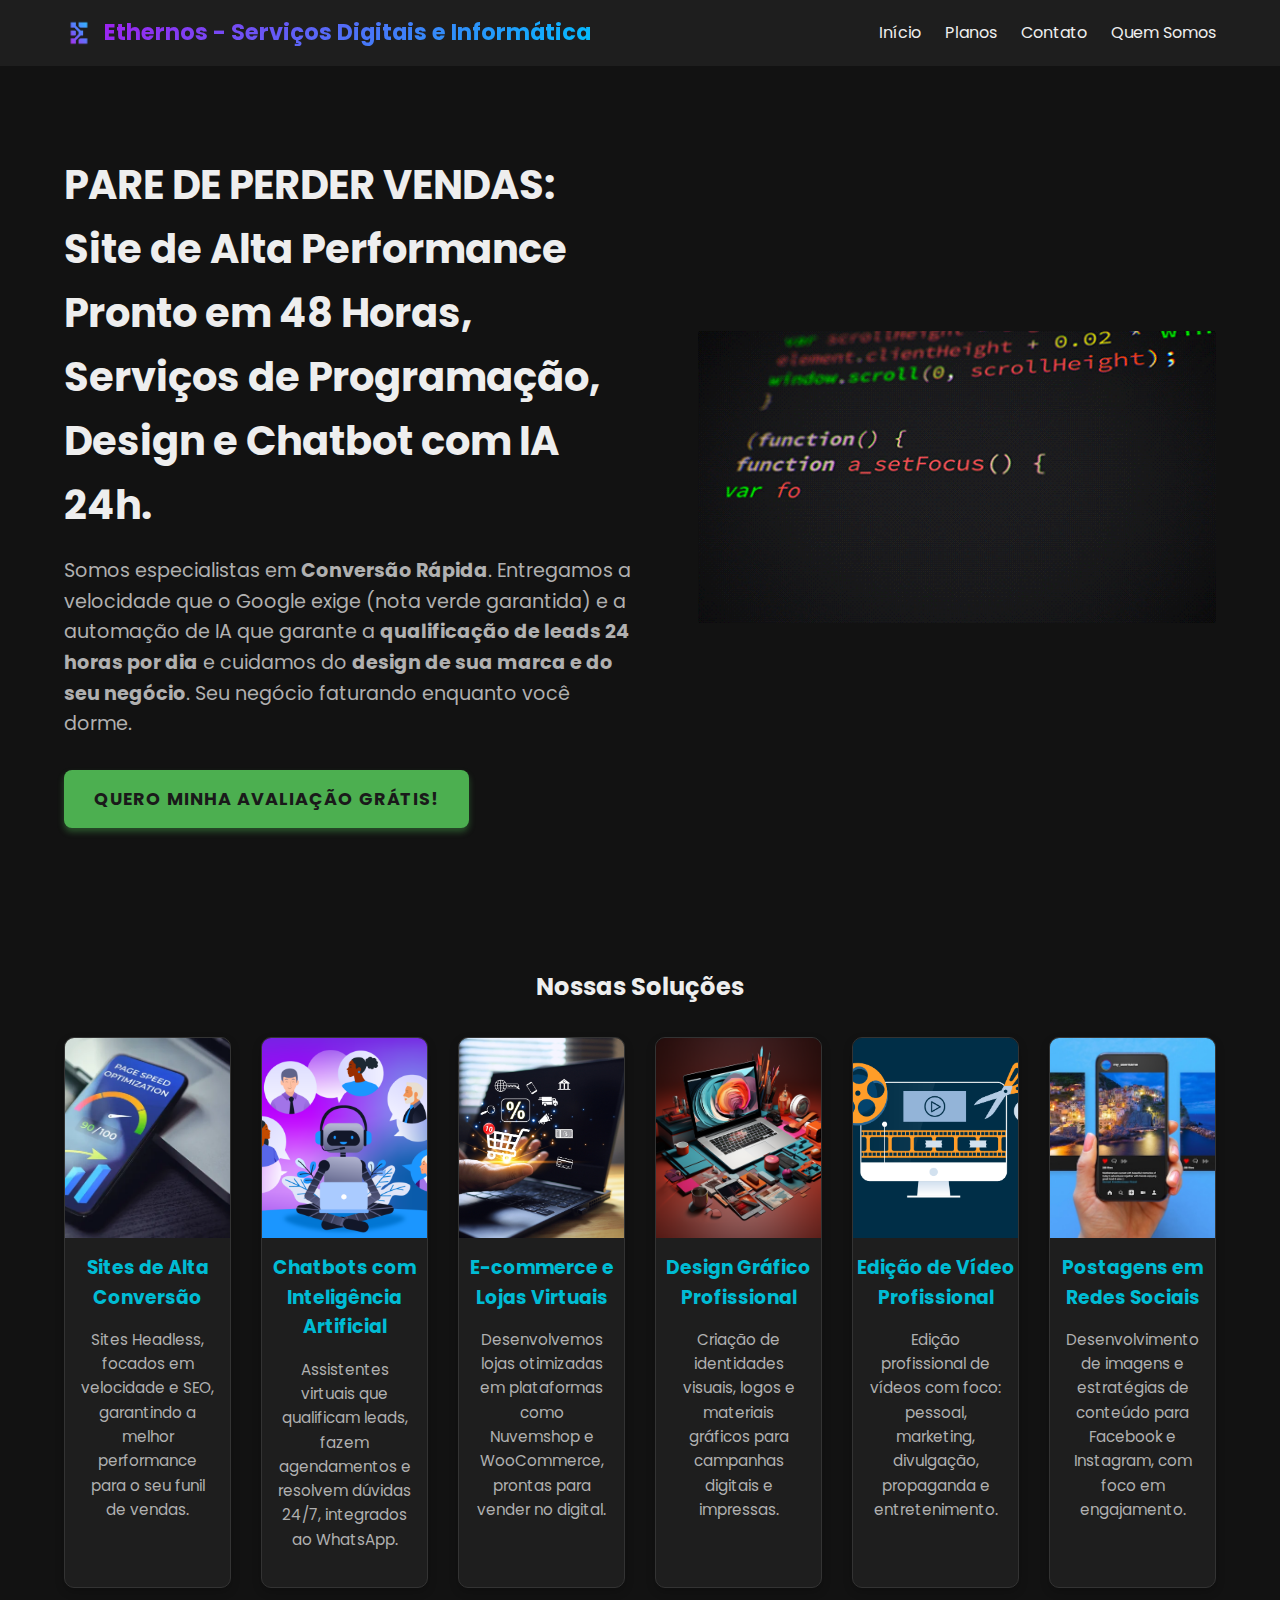
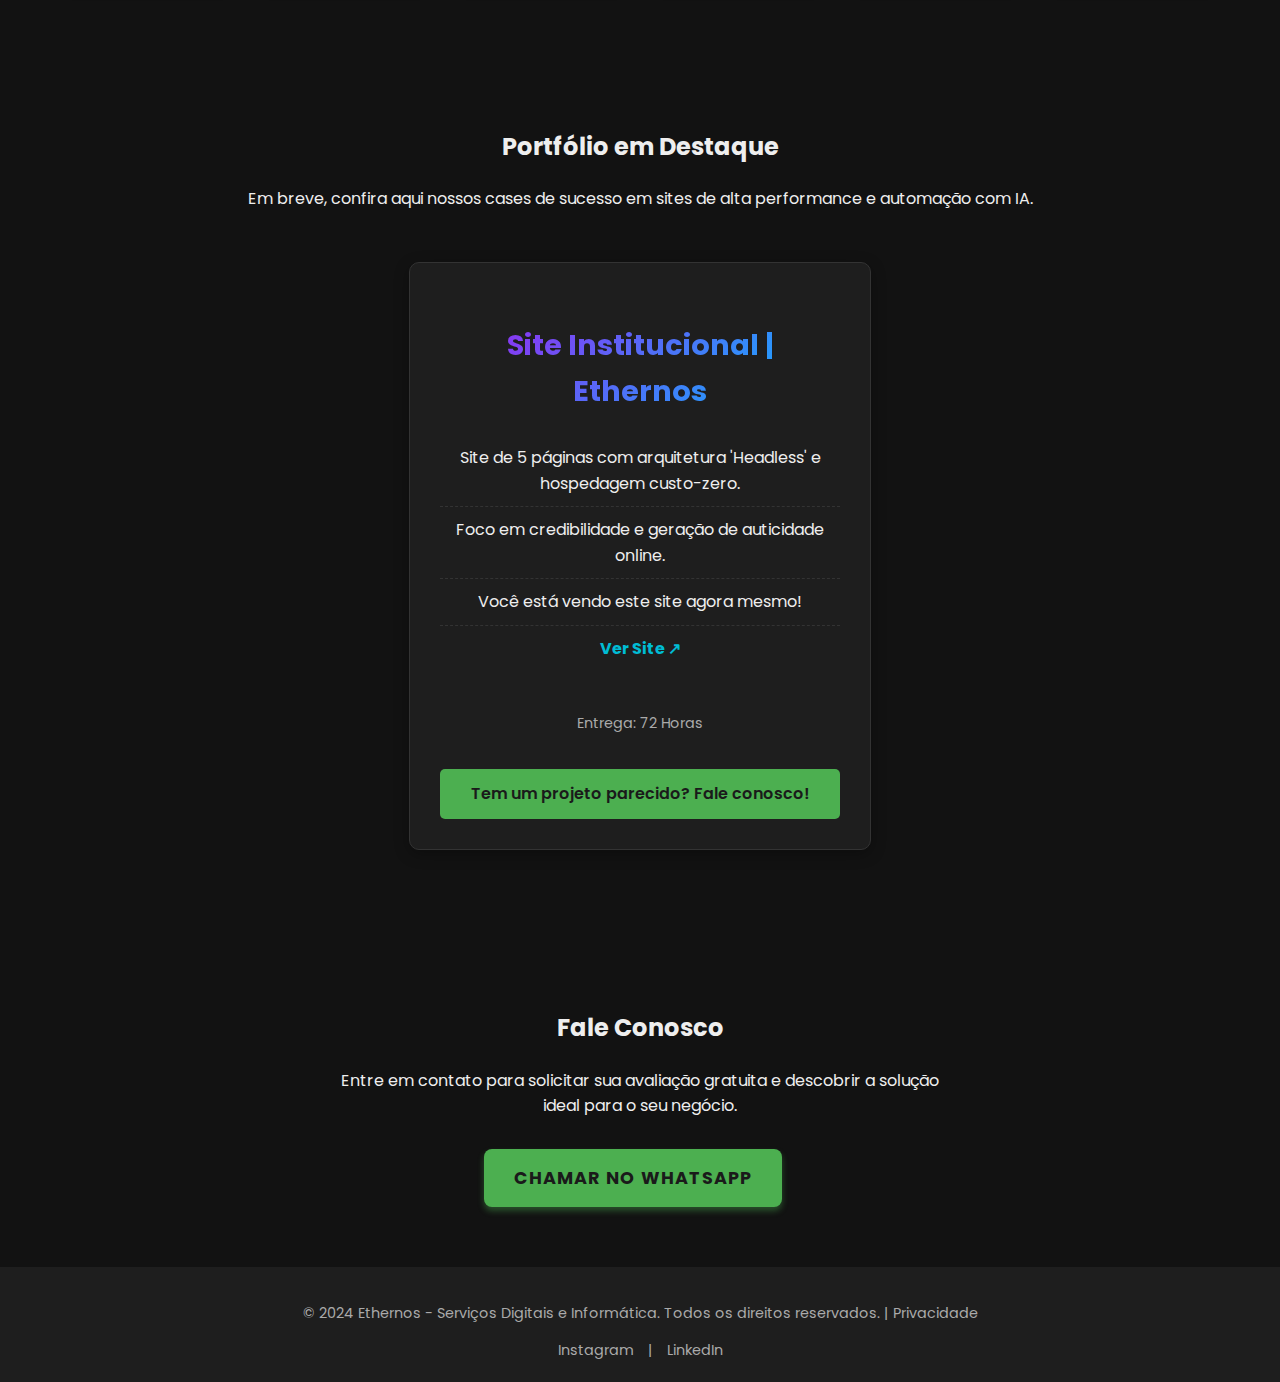
<file: index.html>
<!DOCTYPE html>
<html lang="pt-br">
<head>
    <meta charset="UTF-8">
    <meta name="viewport" content="width=device-width, initial-scale=1.0">
    <title>Ethernos - Serviços Digitais 24h</title>
    <meta name="description" content="Somos especialistas em velocidade e automação para alavancar suas vendas no digital.">
    
    <link rel="icon" type="image/png" href="assets/images/ethernos-logo-gradiente.png"> 

    <meta property="og:title" content="Ethernos - Sites de Alta Performance, Designs e Chatbots com IA 24h">
    <meta property="og:description" content="Somos especialistas em velocidade e automação para alavancar e automatizar suas vendas no digital.">
    <meta property="og:image" content="https://ethernos.pages.dev/assets/images/ethernos-logo-quadrada-og.png"> 
    <meta property="og:url" content="https://ethernos.pages.dev/index.html"> 
    <meta property="og:type" content="website">
    <meta property="og:site_name" content="Ethernos">
    <meta name="twitter:card" content="summary_large_image">
    <meta name="twitter:image" content="https://ethernos.pages.dev/assets/images/ethernos-logo-quadrada-og.png">
    
    <link rel="stylesheet" href="assets/styles.css">
    
    <link href="https://fonts.googleapis.com/css2?family=Poppins:wght@400;600;700&display=swap" rel="stylesheet">
    <link rel="stylesheet" href="https://cdnjs.cloudflare.com/ajax/libs/font-awesome/6.5.1/css/all.min.css">
</head>
<body>

    <header class="main-header">
        <div class="logo">
            <a href="index.html">
                <img src="assets/images/ethernos-logo-gradiente.png" alt="Logo Ethernos" class="logo-img">
                <span class="logo-text">Ethernos - Serviços Digitais e Informática</span>
            </a>
        </div>
        
        <nav class="desktop-nav" id="main-nav">
            <a href="index.html">Início</a>
            <a href="planos.html">Planos</a>
            <a href="#contato">Contato</a>
            <a href="quem-somos.html">Quem Somos</a>
        </nav>
        <button class="mobile-menu-toggle" aria-label="Abrir Menu">☰</button>
    </header>

    <main>
        
        <section class="hero-section">
            <div class="hero-content">
                 <h1>PARE DE PERDER VENDAS: Site de Alta Performance Pronto em 48 Horas, Serviços de Programação, Design e Chatbot com IA 24h.</h1>
                 <p>Somos especialistas em <b>Conversão Rápida</b>. Entregamos a velocidade que o Google exige (nota verde garantida) e a automação de IA que garante a <b>qualificação de leads 24 horas por dia</b> e cuidamos do <b>design de sua marca e do seu negócio</b>. Seu negócio faturando enquanto você dorme.</p>

                <a href="https://wa.me/5583993617610?text=Ol%C3%A1%2C%20gostaria%20de%20solicitar%20minha%20avalia%C3%A7%C3%A3o%20gr%C3%A1tis%20em%2015%20minutos!" target="_blank" class="cta-main desktop-only">
                    QUERO MINHA AVALIAÇÃO GRÁTIS!
                </a>
                
                <a href="https://wa.me/5583993617610?text=Ol%C3%A1%2C%20gostaria%20de%20solicitar%20minha%20avalia%C3%A7%C3%A3o%20gr%C3%A1tis%20em%2015%20minutos!" target="_blank" class="cta-main mobile-only">
                    AVALIAÇÃO GRÁTIS!
                </a>
            </div>
            <div class="hero-image-placeholder">
                <img src="assets/images/programacao-animada.gif" alt="Código de programação em alta velocidade" class="hero-gif">
            </div>
        </section>

        <section class="solutions-section">
            <h2>Nossas Soluções</h2>
            <div class="solutions-grid">
                
                <div class="solution-card">
                    <div class="solution-image">
                        <img src="assets/images/site-performance.jpg" alt="Sites de Alta Conversão">
                    </div>
                    <h3>Sites de Alta Conversão</h3>
                    <p>Sites Headless, focados em velocidade e SEO, garantindo a melhor performance para o seu funil de vendas.</p>
                </div>
                
                <div class="solution-card">
                    <div class="solution-image">
                        <img src="assets/images/chatbot-ia.jpg" alt="Chatbots com Inteligência Artificial">
                    </div>
                    <h3>Chatbots com Inteligência Artificial</h3>
                    <p>Assistentes virtuais que qualificam leads, fazem agendamentos e resolvem dúvidas 24/7, integrados ao WhatsApp.</p>
                </div>
                
                <div class="solution-card">
                    <div class="solution-image">
                        <img src="assets/images/e-commerce-vendas.jpg" alt="E-commerce e Lojas Virtuais">
                    </div>
                    <h3>E-commerce e Lojas Virtuais</h3>
                    <p>Desenvolvemos lojas otimizadas em plataformas como Nuvemshop e WooCommerce, prontas para vender no digital.</p>
                </div>
                
                <div class="solution-card">
                    <div class="solution-image">
                        <img src="assets/images/design-grafico.jpg" alt="Design Gráfico Profissional">
                    </div>
                    <h3>Design Gráfico Profissional</h3>
                    <p>Criação de identidades visuais, logos e materiais gráficos para campanhas digitais e impressas.</p>
                </div>

                <div class="solution-card">
                    <div class="solution-image">
                        <img src="assets/images/editorvideo.jpg" alt="Edição de Vídeo">
                    </div>
                    <h3>Edição de Vídeo Profissional</h3>
                    <p>Edição profissional de vídeos com foco: pessoal, marketing, divulgação, propaganda e entretenimento.</p>
                </div>
                
                <div class="solution-card">
                    <div class="solution-image">
                        <img src="assets/images/postagens-redesocial.jpg" alt="Postagens em Redes Sociais (Social Media)">
                    </div>
                    <h3>Postagens em Redes Sociais</h3>
                    <p>Desenvolvimento de imagens e estratégias de conteúdo para Facebook e Instagram, com foco em engajamento.</p>
                </div>
                
            </div>
        </section>

        <section class="portfolio-section">
            <h2>Portfólio em Destaque</h2>
            <p>Em breve, confira aqui nossos cases de sucesso em sites de alta performance e automação com IA.</p>
            
            <div class="plans-grid portfolio-single-card-container">
                 <div class="plan-card" style="max-width: 400px; margin: 20px auto;">
                     <div class="plan-header">
                         <h3>Site Institucional | Ethernos </h3>
                     </div>
                     <ul class="features-list" style="text-align: center;">
                         <li>Site de 5 páginas com arquitetura 'Headless' e hospedagem custo-zero.</li>
                         <li>Foco em credibilidade e geração de auticidade online.</li>
                         <li>Você está vendo este site agora mesmo!</li>
                         <li><a href="#" style="color: var(--secondary-color); font-weight: bold;">Ver Site ↗</a></li>
                     </ul>
                     <p style="font-size: 0.9em; margin-top: 10px; color: #aaa;">Entrega: 72 Horas</p>
                     <a href="https://wa.me/5583993617610?text=Ol%C3%A1%2C%20tenho%20um%20projeto%20parecido%20com%20o%20da%20Startup!" class="cta-plan">Tem um projeto parecido? Fale conosco!</a>
                 </div>
            </div>
            
        </section>
        
        <section class="contact-section" id="contato">
            <h2>Fale Conosco</h2>
            <p>Entre em contato para solicitar sua avaliação gratuita e descobrir a solução ideal para o seu negócio.</p>
            <a href="https://wa.me/5583993617610?text=Ol%C3%A1%2C%20gostaria%20de%20falar%20sobre%20os%20servi%C3%A7os%20da%20Ethernos" target="_blank" class="cta-main cta-whatsapp">
                CHAMAR NO WHATSAPP
            </a>
        </section>

    </main>
    
    <a href="https://wa.me/5583993617610?text=Ol%C3%A1%2C%20gostaria%20de%20falar%20sobre%20os%20servi%C3%A7os%20da%20Ethernos" target="_blank" class="cta-mobile-fixed">
        <i class="fab fa-whatsapp"></i> FALE CONOSCO
    </a>
    
    <footer class="main-footer">
        <p>&copy; 2024 Ethernos - Serviços Digitais e Informática. Todos os direitos reservados. | Privacidade</p>
        <div class="social-links">
            <a href="[LINK_INSTAGRAM]">Instagram</a> | <a href="[LINK_LINKEDIN]">LinkedIn</a>
        </div>
    </footer>
    
    <script src="assets/script.js"></script> 
</body>
</html>
</file>
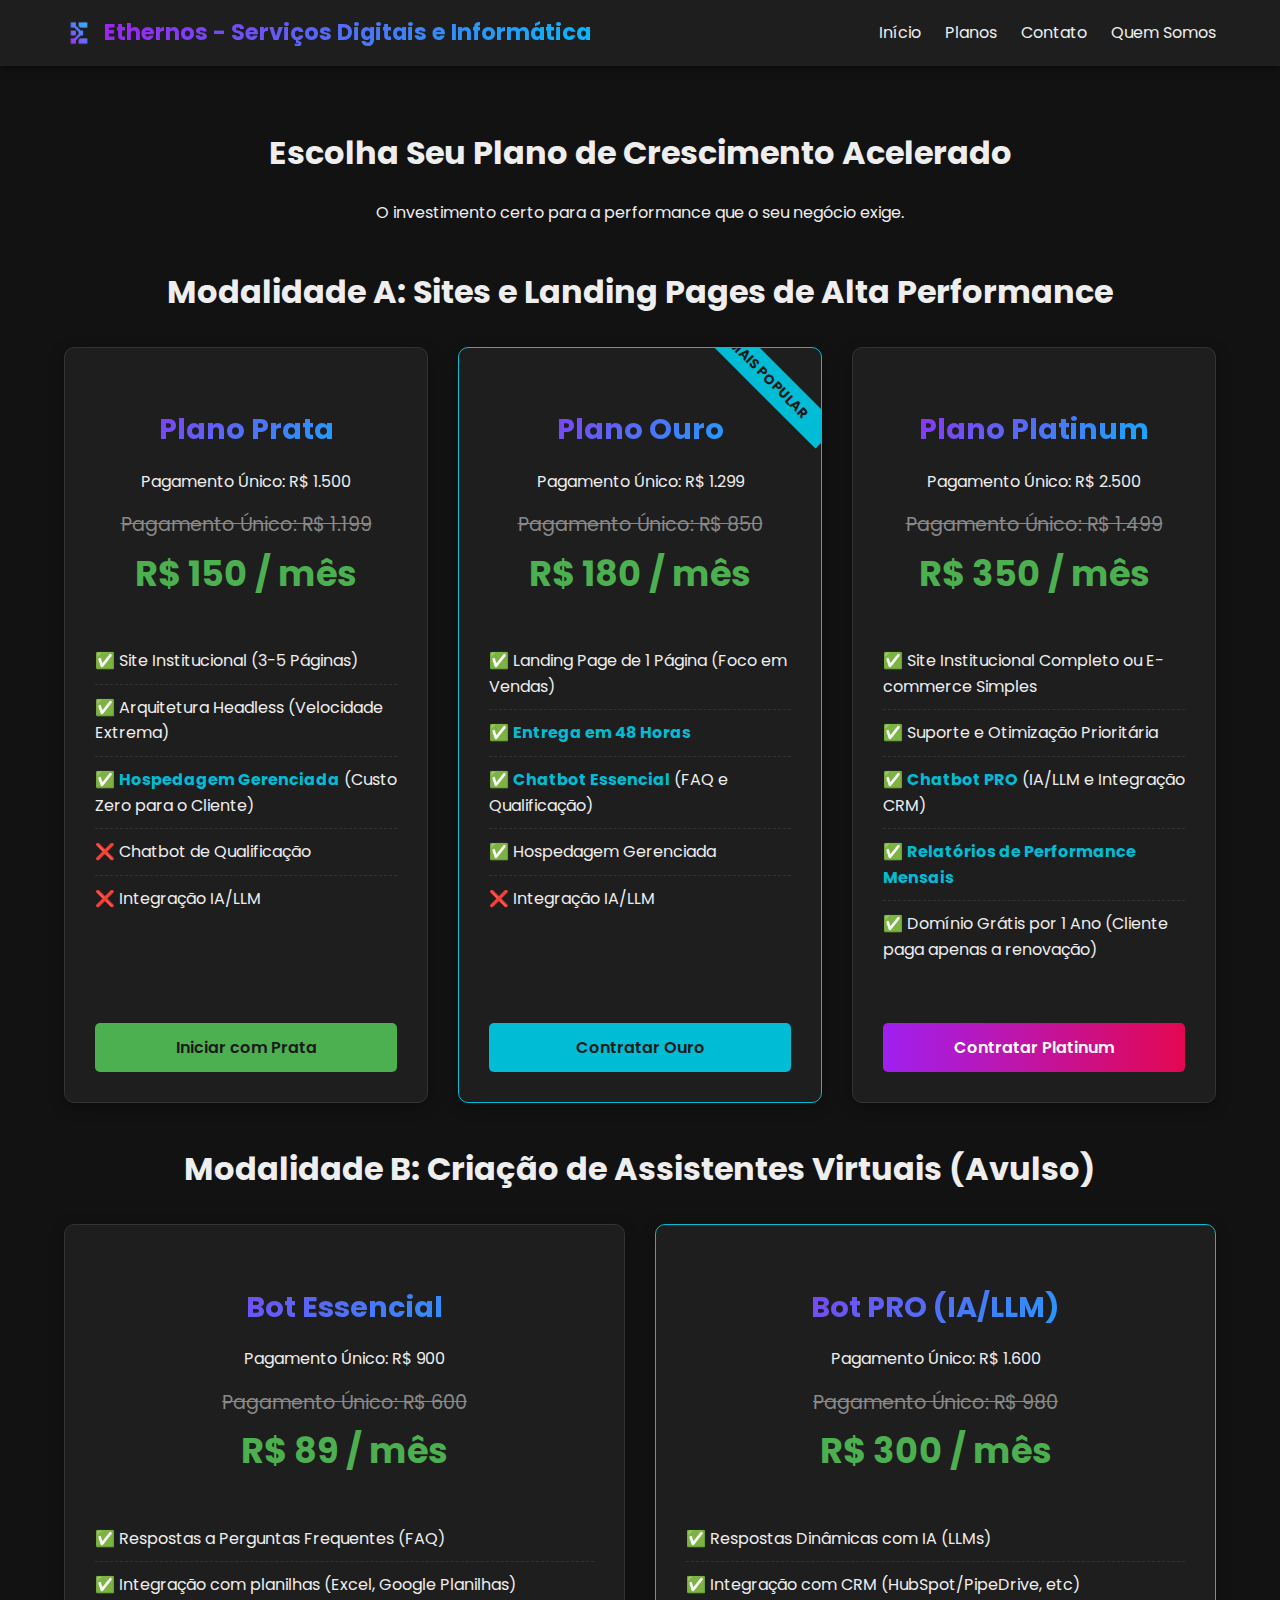
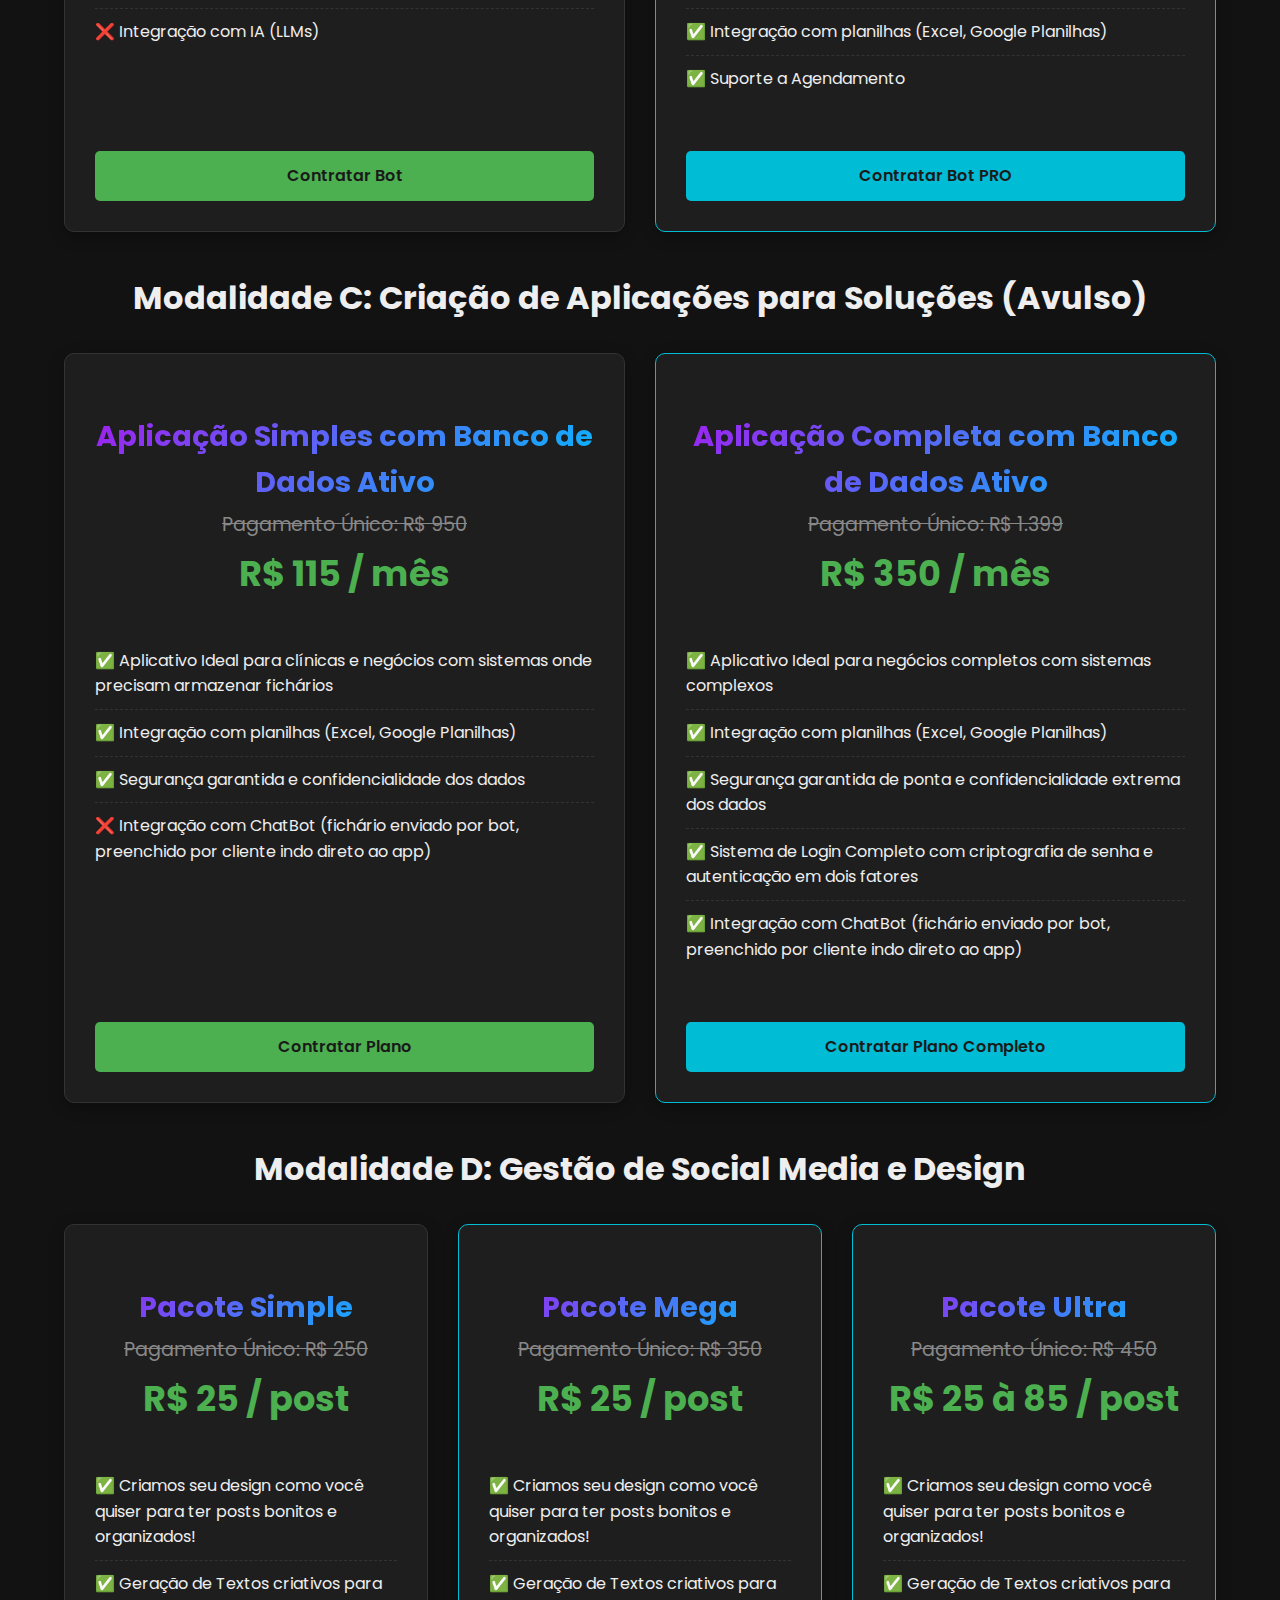
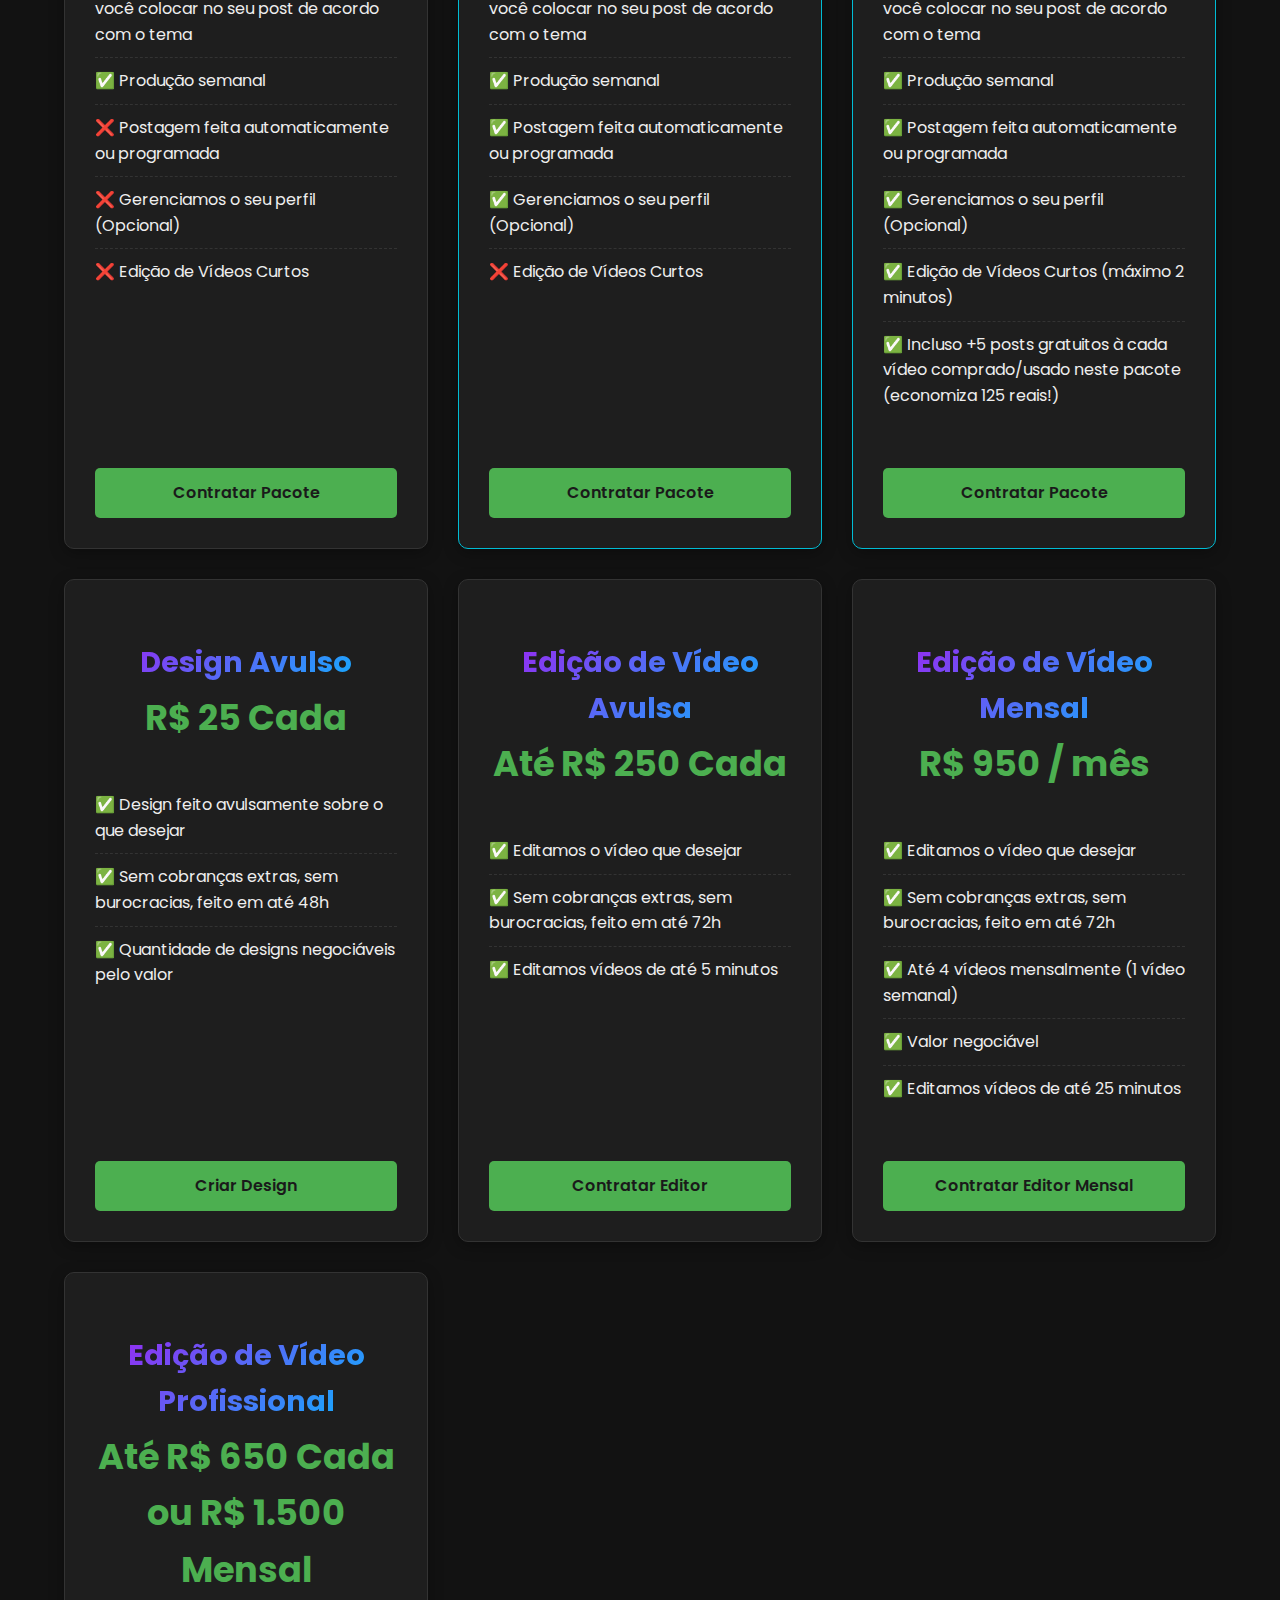
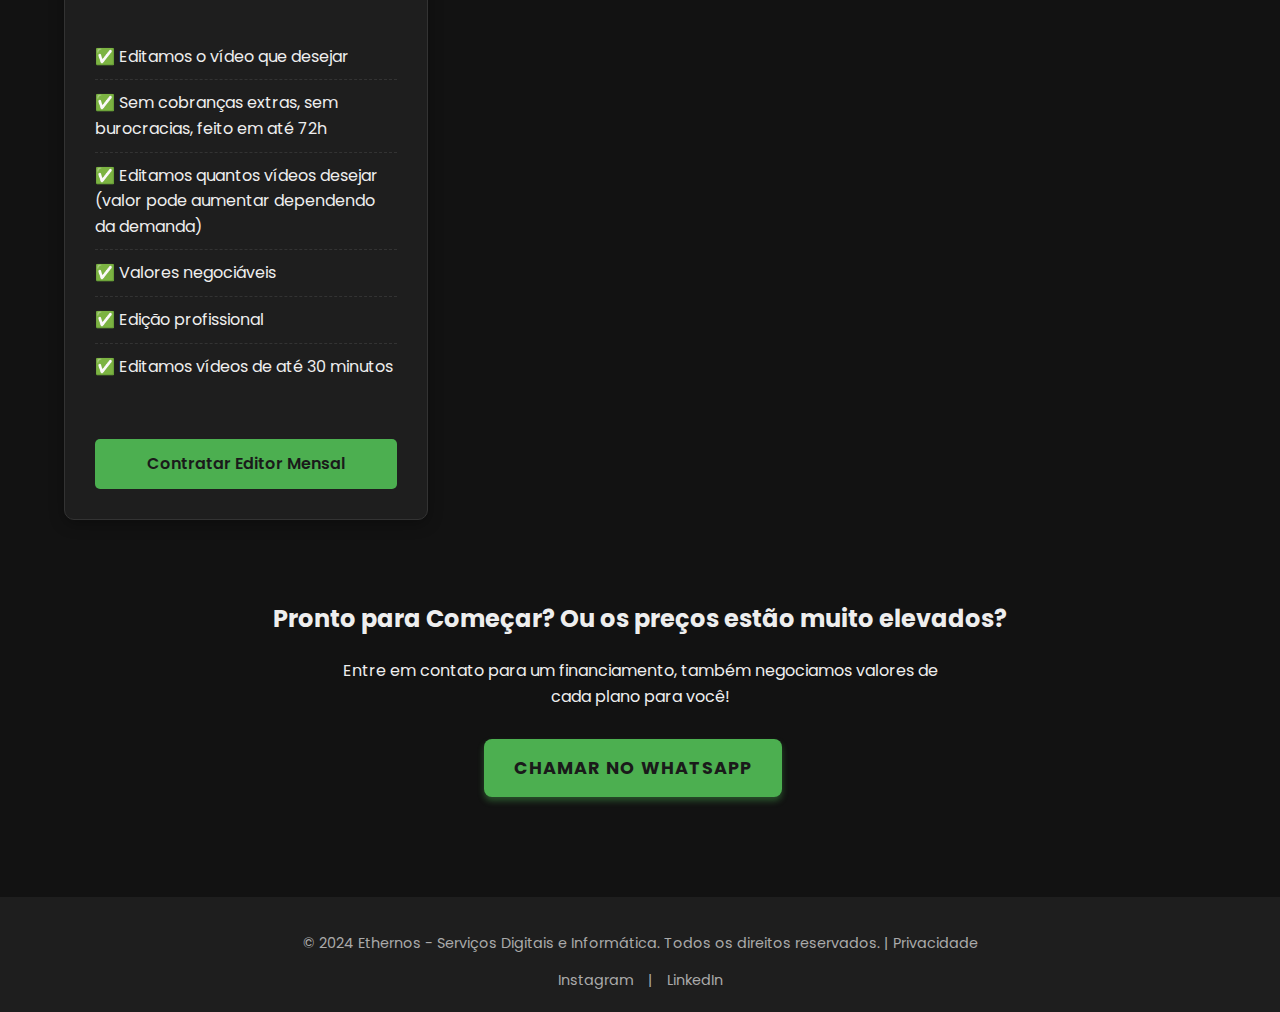
<file: planos.html>
<!DOCTYPE html>
<html lang="pt-br">
<head>
    <meta charset="UTF-8">
    <meta name="viewport" content="width=device-width, initial-scale=1.0">
    <title>Nossos Planos | Ethernos</title>
    <meta name="description" content="Conheça os planos Prata, Ouro e Platinum da Ethernos para sites de alta performance, e as modalidades de Bots (Essencial e PRO).">
    
    <link rel="icon" type="image/png" href="assets/images/ethernos-logo-gradiente.png"> 

    <meta property="og:title" content="Planos de Alta Performance | Ethernos">
    <meta property="og:description" content="Escolha o plano certo de sites e chatbots de IA que garantem a velocidade que o Google exige para o seu negócio.">
    <meta property="og:image" content="https://ethernos.pages.dev/assets/images/ethernos-logo-quadrada-og.png"> 
    <meta property="og:url" content="https://ethernos.pages.dev/planos.html"> 
    <meta property="og:type" content="website">
    <meta property="og:site_name" content="Ethernos">
    <meta name="twitter:card" content="summary_large_image">
    <meta name="twitter:image" content="https://ethernos.pages.dev/assets/images/ethernos-logo-quadrada-og.png">
    
    <link rel="stylesheet" href="assets/styles.css">
    
    <link href="https://fonts.googleapis.com/css2?family=Poppins:wght@400;600;700&display=swap" rel="stylesheet">
    <link rel="stylesheet" href="https://cdnjs.cloudflare.com/ajax/libs/font-awesome/6.5.1/css/all.min.css">
</head>
<body>

    <header class="main-header">
        <div class="logo">
            <a href="index.html">
                <img src="assets/images/ethernos-logo-gradiente.png" alt="Logo Ethernos" class="logo-img">
                <span class="logo-text">Ethernos - Serviços Digitais e Informática</span>
            </a>
        </div>
        
        <nav class="desktop-nav" id="main-nav">
            <a href="index.html">Início</a>
            <a href="planos.html">Planos</a>
            <a href="index.html#contato">Contato</a>
            <a href="quem-somos.html">Quem Somos</a>
        </nav>
        <button class="mobile-menu-toggle" aria-label="Abrir Menu">☰</button>
    </header>

    <main class="plans-container">

        <section class="plans-hero-section">
            <h1>Escolha Seu Plano de Crescimento Acelerado</h1>
            <p>O investimento certo para a performance que o seu negócio exige.</p>
        </section>

        <h2 class="section-title">Modalidade A: Sites e Landing Pages de Alta Performance</h2>
        <div class="plans-grid">
            
            <div class="plan-card">
                <div class="plan-header">
                    <h3>Plano Prata</h3>
                    <p class="price-old">Pagamento Único: R$ 1.500</p>
                    <p class="price-full">Pagamento Único: R$ 1.199</p>
                    <p class="price-monthly">R$ 150 / mês</p>
                </div>
                <ul class="features-list">
                    <li>✅ Site Institucional (3-5 Páginas)</li>
                    <li>✅ Arquitetura Headless (Velocidade Extrema)</li>
                    <li>✅ <strong>Hospedagem Gerenciada</strong> (Custo Zero para o Cliente)</li>
                    <li>❌ Chatbot de Qualificação</li>
                    <li>❌ Integração IA/LLM</li>
                </ul>
                <a href="https://wa.me/5583993617610?text=Ol%C3%A1%2C%20tenho%20interesse%20no%20Plano%20Prata%20de%20Sites." class="cta-plan">Iniciar com Prata</a>
            </div>

            <div class="plan-card popular">
                <span class="ribbon">MAIS POPULAR</span>
                <div class="plan-header">
                    <h3>Plano Ouro</h3>
                    <p class="price-old">Pagamento Único: R$ 1.299</p>
                    <p class="price-full">Pagamento Único: R$ 850</p>
                    <p class="price-monthly">R$ 180 / mês</p>
                </div>
                <ul class="features-list">
                    <li>✅ Landing Page de 1 Página (Foco em Vendas)</li>
                    <li>✅ <strong>Entrega em 48 Horas</strong></li>
                    <li>✅ <strong>Chatbot Essencial</strong> (FAQ e Qualificação)</li>
                    <li>✅ Hospedagem Gerenciada</li>
                    <li>❌ Integração IA/LLM</li>
                </ul>
                <a href="https://wa.me/5583993617610?text=Ol%C3%A1%2C%20tenho%20interesse%20no%20Plano%20Ouro%20de%20Sites." class="cta-plan cta-gold">Contratar Ouro</a>
            </div>

            <div class="plan-card">
                <div class="plan-header">
                    <h3>Plano Platinum</h3>
                    <p class="price-old">Pagamento Único: R$ 2.500</p>
                    <p class="price-full">Pagamento Único: R$ 1.499</p>
                    <p class="price-monthly">R$ 350 / mês</p>
                </div>
                <ul class="features-list">
                    <li>✅ Site Institucional Completo ou E-commerce Simples</li>
                    <li>✅ Suporte e Otimização Prioritária</li>
                    <li>✅ <strong>Chatbot PRO</strong> (IA/LLM e Integração CRM)</li>
                    <li>✅ <strong>Relatórios de Performance Mensais</strong></li>
                    <li>✅ Domínio Grátis por 1 Ano (Cliente paga apenas a renovação)</li>
                </ul>
                <a href="https://wa.me/5583993617610?text=Ol%C3%A1%2C%20tenho%20interesse%20no%20Plano%20Platinum%20de%20Sites." class="cta-plan cta-platinum">Contratar Platinum</a>
            </div>
        </div>

        <h2 class="section-title">Modalidade B: Criação de Assistentes Virtuais (Avulso)</h2>
        <div class="plans-grid">
            
            <div class="plan-card">
                <div class="plan-header">
                    <h3>Bot Essencial</h3>
                    <p class="price-old">Pagamento Único: R$ 900</p>
                    <p class="price-full">Pagamento Único: R$ 600</p>
                    <p class="price-monthly">R$ 89 / mês</p>
                </div>
                <ul class="features-list">
                    <li>✅ Respostas a Perguntas Frequentes (FAQ)</li>
                    <li>✅ Integração com planilhas (Excel, Google Planilhas)</li>
                    <li>❌ Integração com IA (LLMs)</li>
                </ul>
                <a href="https://wa.me/5583993617610?text=Ol%C3%A1%2C%20tenho%20interesse%20no%20Bot%20Essencial." class="cta-plan">Contratar Bot</a>
            </div>
            
            <div class="plan-card popular">
                <div class="plan-header">
                    <h3>Bot PRO (IA/LLM)</h3>
                    <p class="price-old">Pagamento Único: R$ 1.600</p>
                    <p class="price-full">Pagamento Único: R$ 980
                    <p class="price-monthly">R$ 300 / mês</p>
                </div>
                <ul class="features-list">
                    <li>✅ Respostas Dinâmicas com IA (LLMs)</li>
                    <li>✅ Integração com CRM (HubSpot/PipeDrive, etc)</li>
                    <li>✅ Integração com planilhas (Excel, Google Planilhas)</li>
                    <li>✅ Suporte a Agendamento</li>
                </ul>
                <a href="https://wa.me/5583993617610?text=Ol%C3%A1%2C%20tenho%20interesse%20no%20Bot%20PRO%20(IA%2FLLM)." class="cta-plan cta-gold">Contratar Bot PRO</a>
            </div>

        </div>

        <h2 class="section-title">Modalidade C: Criação de Aplicações para Soluções (Avulso)</h2>
        <div class="plans-grid">
            
            <div class="plan-card">
                <div class="plan-header">
                    <h3>Aplicação Simples com Banco de Dados Ativo</h3>
                    <p class="price-full">Pagamento Único: R$ 950</p>
                    <p class="price-monthly">R$ 115 / mês</p>
                </div>
                <ul class="features-list">
                    <li>✅ Aplicativo Ideal para clínicas e negócios com sistemas onde precisam armazenar fichários</li>
                    <li>✅ Integração com planilhas (Excel, Google Planilhas)</li>
                    <li>✅ Segurança garantida e confidencialidade dos dados</li>
                    <li>❌ Integração com ChatBot (fichário enviado por bot, preenchido por cliente indo direto ao app)</li>
                </ul>
                <a href="https://wa.me/5583993617610?text=Ol%C3%A1%2C%20tenho%20interesse%20no%20App%20Simples." class="cta-plan">Contratar Plano</a>
            </div>
            
            <div class="plan-card popular">
                <div class="plan-header">
                    <h3>Aplicação Completa com Banco de Dados Ativo</h3>
                    <p class="price-full">Pagamento Único: R$ 1.399
                    <p class="price-monthly">R$ 350 / mês</p>
                </div>
                <ul class="features-list">
                    <li>✅ Aplicativo Ideal para negócios completos com sistemas complexos</li>
                    <li>✅ Integração com planilhas (Excel, Google Planilhas)</li>
                    <li>✅ Segurança garantida de ponta e confidencialidade extrema dos dados</li>
                    <li>✅ Sistema de Login Completo com criptografia de senha e autenticação em dois fatores</li>
                    <li>✅ Integração com ChatBot (fichário enviado por bot, preenchido por cliente indo direto ao app)</li>
                </ul>
                <a href="https://wa.me/5583993617610?text=Ol%C3%A1%2C%20tenho%20interesse%20no%20App%20Completo." class="cta-plan cta-gold">Contratar Plano Completo</a>
            </div>

        </div>

        <h2 class="section-title">Modalidade D: Gestão de Social Media e Design</h2>
        <div class="plans-grid">
            
            <div class="plan-card">
                <div class="plan-header">
                    <h3>Pacote Simple</h3>
                    <p class="price-full">Pagamento Único: R$ 250</p>
                    <p class="price-monthly">R$ 25 / post</p>
                </div>
                <ul class="features-list">
                    <li>✅ Criamos seu design como você quiser para ter posts bonitos e organizados!</li>
                    <li>✅ Geração de Textos criativos para você colocar no seu post de acordo com o tema</li>
                    <li>✅ Produção semanal</li>
                    <li>❌ Postagem feita automaticamente ou programada</li>
                    <li>❌ Gerenciamos o seu perfil (Opcional)</li>
                    <li>❌ Edição de Vídeos Curtos</li>
                </ul>
                <a href="https://wa.me/5583993617610?text=Ol%C3%A1%2C%20tenho%20interesse%20no%20Pacote%20Simple." class="cta-plan">Contratar Pacote</a>
            </div>
            
            <div class="plan-card popular">
                <div class="plan-header">
                    <h3>Pacote Mega</h3>
                    <p class="price-full">Pagamento Único: R$ 350
                    <p class="price-monthly">R$ 25 / post</p>
                </div>
                <ul class="features-list">
                    <li>✅ Criamos seu design como você quiser para ter posts bonitos e organizados!</li>
                    <li>✅ Geração de Textos criativos para você colocar no seu post de acordo com o tema</li>
                    <li>✅ Produção semanal</li>
                    <li>✅ Postagem feita automaticamente ou programada</li>
                    <li>✅ Gerenciamos o seu perfil (Opcional)</li>
                    <li>❌ Edição de Vídeos Curtos</li>
                </ul>
                <a href="https://wa.me/5583993617610?text=Ol%C3%A1%2C%20tenho%20interesse%20no%20Pacote%20Mega." class="cta-plan">Contratar Pacote</a>
            </div>

            <div class="plan-card popular">
                <div class="plan-header">
                    <h3>Pacote Ultra</h3>
                    <p class="price-full">Pagamento Único: R$ 450
                    <p class="price-monthly">R$ 25 à 85 / post</p>
                </div>
                <ul class="features-list">
                    <li>✅ Criamos seu design como você quiser para ter posts bonitos e organizados!</li>
                    <li>✅ Geração de Textos criativos para você colocar no seu post de acordo com o tema</li>
                    <li>✅ Produção semanal</li>
                    <li>✅ Postagem feita automaticamente ou programada</li>
                    <li>✅ Gerenciamos o seu perfil (Opcional)</li>
                    <li>✅ Edição de Vídeos Curtos (máximo 2 minutos)</li>
                    <li>✅ Incluso +5 posts gratuitos à cada vídeo comprado/usado neste pacote (economiza 125 reais!)</li>
                </ul>
                <a href="https://wa.me/5583993617610?text=Ol%C3%A1%2C%20tenho%20interesse%20no%20Pacote%20Ultra." class="cta-plan">Contratar Pacote</a>
            </div>

            <div class="plan-card">
                <div class="plan-header">
                    <h3>Design Avulso</h3>
                    <p class="price-monthly">R$ 25 Cada</p>
                </div>
                <ul class="features-list">
                    <li>✅ Design feito avulsamente sobre o que desejar</li>
                    <li>✅ Sem cobranças extras, sem burocracias, feito em até 48h</li>
                    <li>✅ Quantidade de designs negociáveis pelo valor</li>
                </ul>
                <a href="https://wa.me/5583993617610?text=Ol%C3%A1%2C%20tenho%20interesse%20no%20Design%20Avulso." class="cta-plan">Criar Design</a>
            </div>

            <div class="plan-card">
                <div class="plan-header">
                    <h3>Edição de Vídeo Avulsa</h3>
                    <p class="price-monthly">Até R$ 250 Cada</p>
                </div>
                <ul class="features-list">
                    <li>✅ Editamos o vídeo que desejar</li>
                    <li>✅ Sem cobranças extras, sem burocracias, feito em até 72h</li>
                    <li>✅ Editamos vídeos de até 5 minutos</li>
                </ul>
                <a href="https://wa.me/5583993617610?text=Ol%C3%A1%2C%20tenho%20interesse%20no%20Editor%20de%20Video%20Avulso." class="cta-plan">Contratar Editor</a>
            </div>

            <div class="plan-card">
                <div class="plan-header">
                    <h3>Edição de Vídeo Mensal</h3>
                    <p class="price-monthly">R$ 950 / mês</p>
                </div>
                <ul class="features-list">
                    <li>✅ Editamos o vídeo que desejar</li>
                    <li>✅ Sem cobranças extras, sem burocracias, feito em até 72h</li>
                    <li>✅ Até 4 vídeos mensalmente (1 vídeo semanal)</li>
                    <li>✅ Valor negociável</li>
                    <li>✅ Editamos vídeos de até 25 minutos</li>
                </ul>
                <a href="https://wa.me/5583993617610?text=Ol%C3%A1%2C%20tenho%20interesse%20no%20Editor%20de%20Video%20Mensal." class="cta-plan">Contratar Editor Mensal</a>
            </div>

            <div class="plan-card">
                <div class="plan-header">
                    <h3>Edição de Vídeo Profissional</h3>
                    <p class="price-monthly">Até R$ 650 Cada ou R$ 1.500 Mensal</p>
                </div>
                <ul class="features-list">
                    <li>✅ Editamos o vídeo que desejar</li>
                    <li>✅ Sem cobranças extras, sem burocracias, feito em até 72h</li>
                    <li>✅ Editamos quantos vídeos desejar (valor pode aumentar dependendo da demanda)</li>
                    <li>✅ Valores negociáveis</li>
                    <li>✅ Edição profissional</li>
                    <li>✅ Editamos vídeos de até 30 minutos</li>
                </ul>
                <a href="https://wa.me/5583993617610?text=Ol%C3%A1%2C%20tenho%20interesse%20no%20Editor%20de%20Video%20Mensal%20Profissional." class="cta-plan">Contratar Editor Mensal</a>
            </div>

        </div>

        <section class="contact-section" id="contato-planos">
            <h2>Pronto para Começar? Ou os preços estão muito elevados?</h2>
            <p>Entre em contato para um financiamento, também negociamos valores de cada plano para você!</p>
            <a href="https://wa.me/5583993617610?text=Ol%C3%A1%2C%20gostaria%20de%20falar%20sobre%20os%20servi%C3%A7os%20da%20Ethernos" target="_blank" class="cta-main cta-whatsapp">
                CHAMAR NO WHATSAPP
            </a>
        </section>

    </main>
    
    <a href="https://wa.me/5583993617610?text=Ol%C3%A1%2C%20gostaria%20de%20falar%20sobre%20os%20servi%C3%A7os%20da%20Ethernos" target="_blank" class="cta-mobile-fixed">
        <i class="fab fa-whatsapp"></i> FALE CONOSCO
    </a>
    
    <footer class="main-footer">
        <p>&copy; 2024 Ethernos - Serviços Digitais e Informática. Todos os direitos reservados. | Privacidade</p>
        <div class="social-links">
            <a href="[LINK_INSTAGRAM]">Instagram</a> | <a href="[LINK_LINKEDIN]">LinkedIn</a>
        </div>
    </footer>
    
    <script src="assets/script.js"></script> 
</body>
</html>
</file>
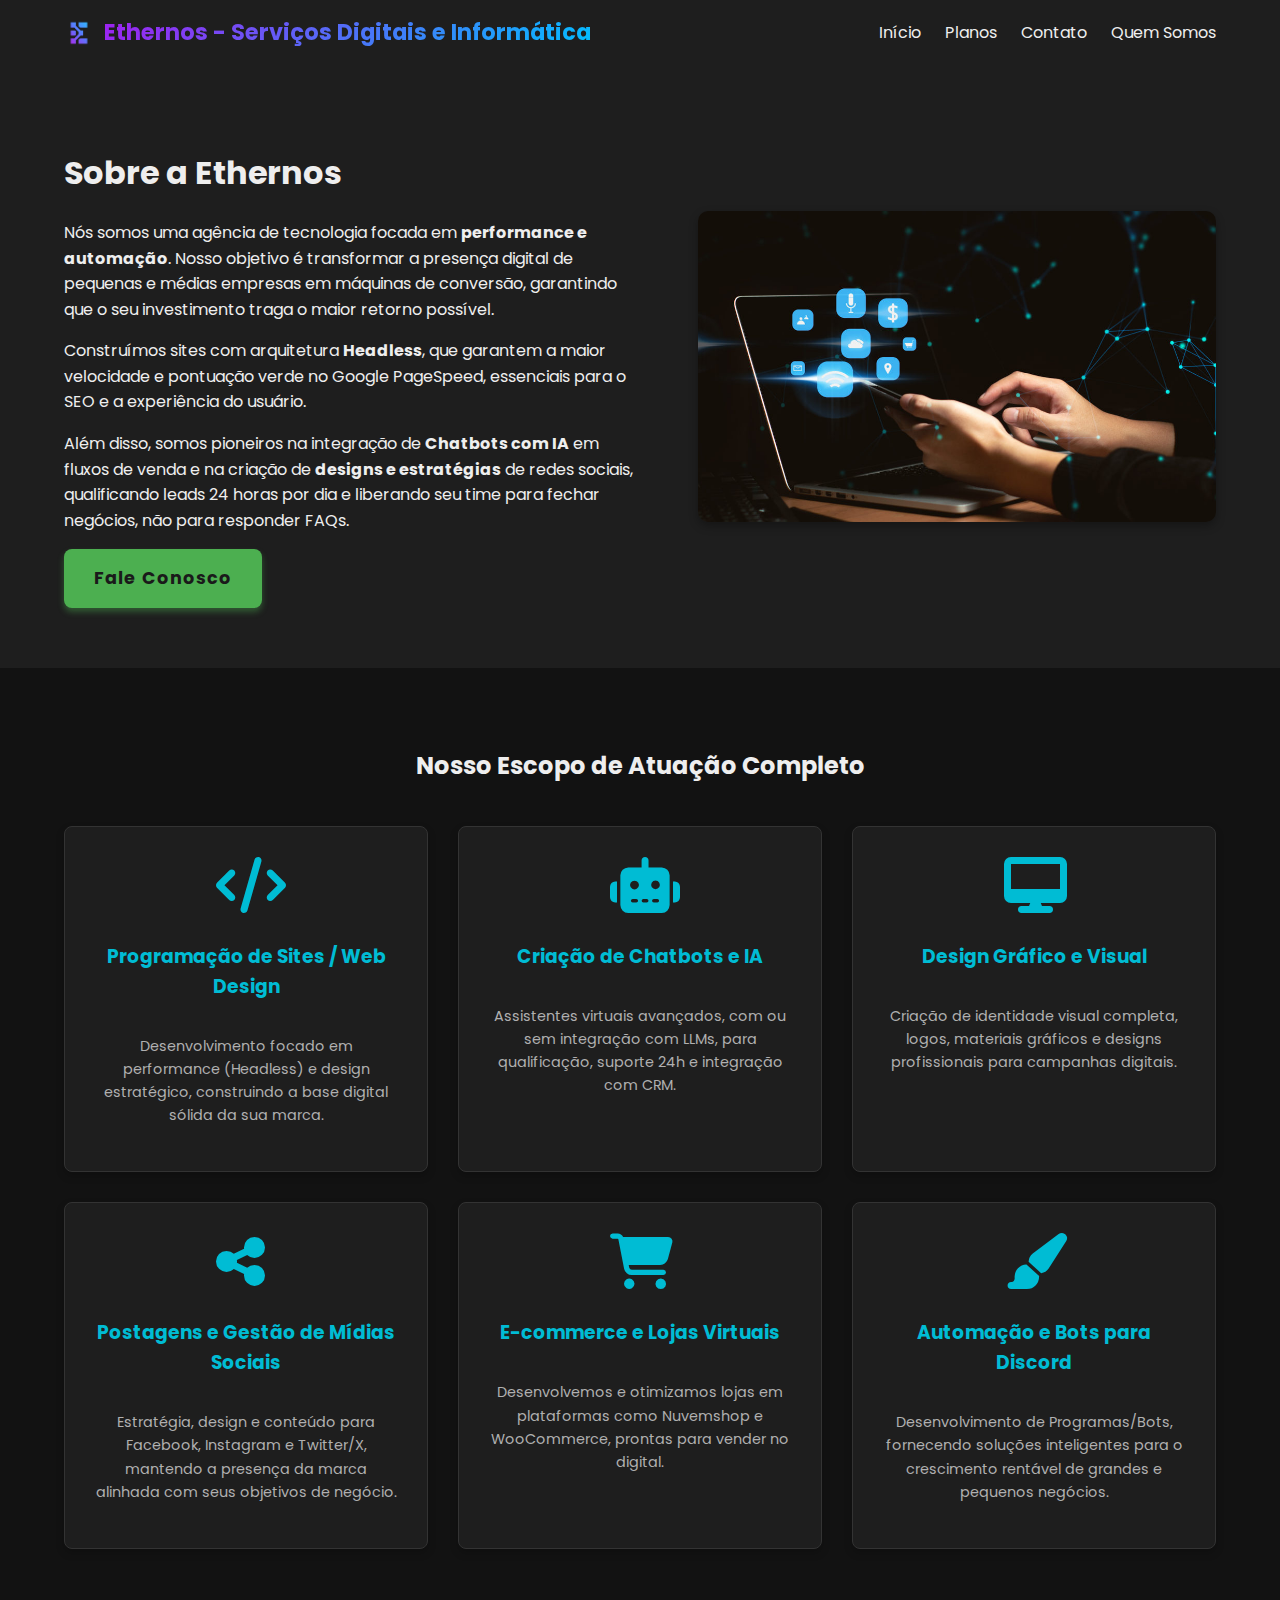
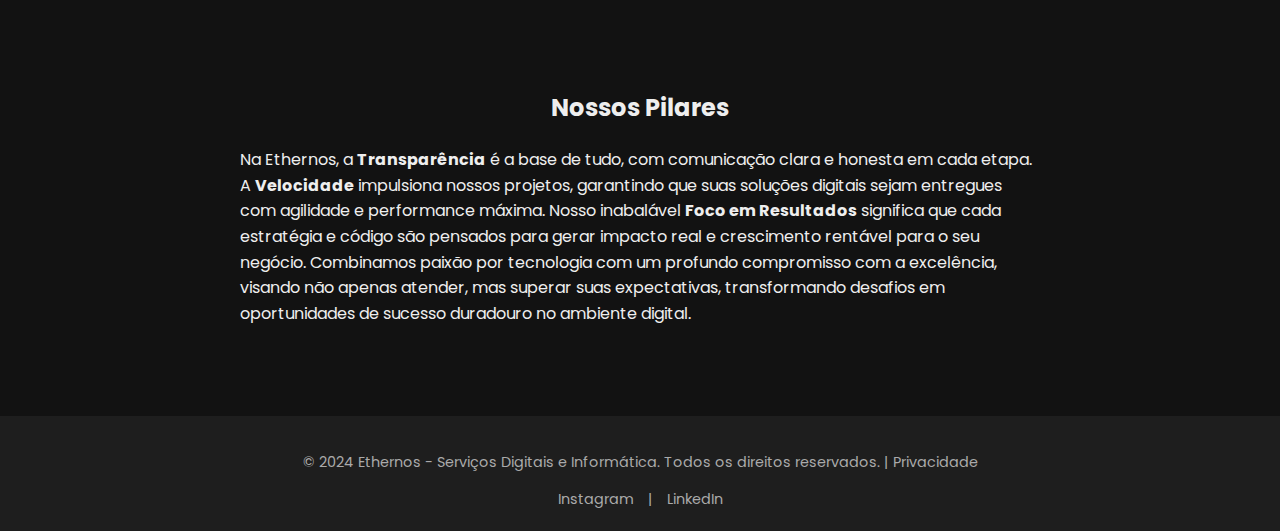
<file: quem-somos.html>
<!DOCTYPE html>
<html lang="pt-br">
<head>
    <meta charset="UTF-8">
    <meta name="viewport" content="width=device-width, initial-scale=1.0">
    <title>Quem Somos | Ethernos</title>
    <meta name="description" content="Transparência, Velocidade e Foco em Resultados. Saiba como a Ethernos pode transformar seu negócio.">
    
    <link rel="icon" type="image/png" href="assets/images/ethernos-logo-gradiente.png"> 

    <meta property="og:title" content="Conheça a Ethernos - Nossa Missão e Valores">
    <meta property="og:description" content="Transparência, Velocidade e Foco em Resultados. Saiba como a Ethernos pode transformar seu negócio.">
    <meta property="og:image" content="https://ethernos.pages.dev/assets/images/ethernos-logo-quadrada-og.png"> 
    <meta property="og:url" content="https://ethernos.pages.dev/quem-somos.html"> 
    <meta property="og:type" content="website">
    <meta property="og:site_name" content="Ethernos">
    <meta name="twitter:card" content="summary_large_image">
    <meta name="twitter:image" content="https://ethernos.pages.dev/assets/images/ethernos-logo-quadrada-og.png">
    
    <link rel="stylesheet" href="assets/styles.css">
    
    <link href="https://fonts.googleapis.com/css2?family=Poppins:wght@400;600;700&display=swap" rel="stylesheet">
    <link rel="stylesheet" href="https://cdnjs.cloudflare.com/ajax/libs/font-awesome/6.5.1/css/all.min.css">
</head>
<body>

    <header class="main-header">
        <div class="logo">
            <a href="index.html">
                <img src="assets/images/ethernos-logo-gradiente.png" alt="Logo Ethernos" class="logo-img">
                <span class="logo-text">Ethernos - Serviços Digitais e Informática</span>
            </a>
        </div>
        
        <nav class="desktop-nav" id="main-nav">
            <a href="index.html">Início</a>
            <a href="planos.html">Planos</a>
            <a href="index.html#contato">Contato</a>
            <a href="quem-somos.html">Quem Somos</a>
        </nav>
        <button class="mobile-menu-toggle" aria-label="Abrir Menu">☰</button>
    </header>

    <main>
        
        <section class="about-hero-section">
            <div class="about-content">
                <h1>Sobre a Ethernos</h1>
                <p>Nós somos uma agência de tecnologia focada em <b>performance e automação</b>. Nosso objetivo é transformar a presença digital de pequenas e médias empresas em máquinas de conversão, garantindo que o seu investimento traga o maior retorno possível.</p>
                <p>Construímos sites com arquitetura <b>Headless</b>, que garantem a maior velocidade e pontuação verde no Google PageSpeed, essenciais para o SEO e a experiência do usuário.</p>
                <p>Além disso, somos pioneiros na integração de <b>Chatbots com IA</b> em fluxos de venda e na criação de <b>designs e estratégias</b> de redes sociais, qualificando leads 24 horas por dia e liberando seu time para fechar negócios, não para responder FAQs.</p>
                <a href="https://wa.me/5583993617610?text=Ol%C3%A1%2C%20gostaria%20de%20falar%20sobre%20os%20servi%C3%A7os%20da%20Ethernos" target="_blank" class="cta-main">Fale Conosco</a>
            </div>
            <div class="about-image-placeholder">
                <img src="assets/images/nossa-equipe.jpg" alt="Equipe Ethernos trabalhando com tecnologia" class="about-image">
            </div>
        </section>

        <section class="services-detail-section">
            <h2>Nosso Escopo de Atuação Completo</h2>
            <div class="services-grid">
                
                <div class="service-item">
                    <i class="fas fa-code service-icon"></i>
                    <h3>Programação de Sites / Web Design</h3>
                    <p>Desenvolvimento focado em performance (Headless) e design estratégico, construindo a base digital sólida da sua marca.</p>
                </div>
                
                <div class="service-item">
                    <i class="fas fa-robot service-icon"></i>
                    <h3>Criação de Chatbots e IA</h3>
                    <p>Assistentes virtuais avançados, com ou sem integração com LLMs, para qualificação, suporte 24h e integração com CRM.</p>
                </div>
                
                <div class="service-item">
                    <i class="fas fa-desktop service-icon"></i>
                    <h3>Design Gráfico e Visual</h3>
                    <p>Criação de identidade visual completa, logos, materiais gráficos e designs profissionais para campanhas digitais.</p>
                </div>
                
                <div class="service-item">
                    <i class="fas fa-share-alt service-icon"></i>
                    <h3>Postagens e Gestão de Mídias Sociais</h3>
                    <p>Estratégia, design e conteúdo para Facebook, Instagram e Twitter/X, mantendo a presença da marca alinhada com seus objetivos de negócio.</p>
                </div>
                
                <div class="service-item">
                    <i class="fas fa-shopping-cart service-icon"></i>
                    <h3>E-commerce e Lojas Virtuais</h3>
                    <p>Desenvolvemos e otimizamos lojas em plataformas como Nuvemshop e WooCommerce, prontas para vender no digital.</p>
                </div>

                <div class="service-item">
                    <i class="fas fa-paint-brush service-icon"></i>
                    <h3>Automação e Bots para Discord</h3>
                    <p>Desenvolvimento de Programas/Bots, fornecendo soluções inteligentes para o crescimento rentável de grandes e pequenos negócios.</p>
                </div>
            </div>
        </section>
        
        <section class="contact-section">
            <h2>Nossos Pilares</h2>
            <p style="max-width: 800px; text-align: left;">
                Na Ethernos, a <b>Transparência</b> é a base de tudo, com comunicação clara e honesta em cada etapa. A <b>Velocidade</b> impulsiona nossos projetos, garantindo que suas soluções digitais sejam entregues com agilidade e performance máxima. Nosso inabalável <b>Foco em Resultados</b> significa que cada estratégia e código são pensados para gerar impacto real e crescimento rentável para o seu negócio. Combinamos paixão por tecnologia com um profundo compromisso com a excelência, visando não apenas atender, mas superar suas expectativas, transformando desafios em oportunidades de sucesso duradouro no ambiente digital.
            </p>
        </section>

    </main>
    
    <a href="https://wa.me/5583993617610?text=Ol%C3%A1%2C%20gostaria%20de%20falar%20sobre%20os%20servi%C3%A7os%20da%20Ethernos" target="_blank" class="cta-mobile-fixed">
        <i class="fab fa-whatsapp"></i> FALE CONOSCO
    </a>
    
    <footer class="main-footer">
        <p>&copy; 2024 Ethernos - Serviços Digitais e Informática. Todos os direitos reservados. | Privacidade</p>
        <div class="social-links">
            <a href="[LINK_INSTAGRAM]">Instagram</a> | <a href="[LINK_LINKEDIN]">LinkedIn</a>
        </div>
    </footer>
    
    <script src="assets/script.js"></script> 
</body>
</html>
</file>
<file: assets/styles.css>
/* ======================================================
   ESTILOS GERAIS - TEMA ESCURO
====================================================== */

:root {
    /* Cores atualizadas para Dark Mode e Branding Ethernos */
    --primary-color: #4CAF50;    /* Verde (Ação) - Para botões (Contratar/CTA) */
    --secondary-color: #00bcd4; /* Ciano/Azul Claro - Para links e destaque */
    --text-dark: #eee;           /* Texto principal (Claro) */
    --text-light: #1a1a1a;       /* Texto em fundos claros/botões */
    --bg-deep-dark: #121212;     /* Fundo principal (Preto Profundo) */
    --bg-dark: #1e1e1e;          /* Fundo de seções/cards */
    
    /* Gradiente da Logo Ethernos (Roxo para Azul Claro) */
    --logo-gradient: linear-gradient(135deg, #a020f0, #00bfff); 
}

body {
    font-family: 'Poppins', sans-serif;
    margin: 0;
    padding: 0;
    background-color: var(--bg-deep-dark); 
    color: var(--text-dark); 
    line-height: 1.6;
}

h1, h2, h3 {
    color: var(--text-dark);
}

a {
    text-decoration: none;
    color: var(--secondary-color);
    transition: color 0.3s;
}

a:hover {
    color: var(--primary-color);
}

/* Botões CTA Genéricos */
.cta-button {
    display: inline-block;
    padding: 10px 20px;
    border-radius: 5px;
    font-weight: 600;
    text-align: center;
    transition: background-color 0.3s, color 0.3s;
}

.primary-cta {
    background-color: var(--primary-color);
    color: var(--text-light); 
}

.primary-cta:hover {
    background-color: #388e3c; 
}


/* ======================================================
   HEADER E NAVEGAÇÃO
====================================================== */

.main-header {
    display: flex;
    justify-content: space-between;
    align-items: center;
    padding: 15px 5%;
    background-color: var(--bg-dark); 
    box-shadow: 0 2px 8px rgba(0,0,0,0.5); 
}

.logo a {
    display: flex;
    align-items: center;
    text-decoration: none;
}

.logo-img {
    height: 30px; 
    width: auto;
    margin-right: 10px;
}

/* Estilo para o texto com Gradiente */
.logo-text {
    font-size: 1.4em;
    font-weight: 700;
    white-space: nowrap;
    
    background: var(--logo-gradient);
    -webkit-background-clip: text;
    -webkit-text-fill-color: transparent;
    background-clip: text;
    text-fill-color: transparent;
}

.desktop-nav a {
    margin-left: 20px;
    color: var(--text-dark);
}

.desktop-nav a:hover {
    color: var(--secondary-color);
}

.mobile-menu-toggle {
    display: none; 
    background: none;
    border: none;
    font-size: 1.8em;
    cursor: pointer;
    color: var(--primary-color);
}

/* CORREÇÃO: Garantir que .mobile-only esteja oculto no desktop
    e .desktop-only esteja visível no desktop.
*/
.mobile-only {
    display: none !important; /* Esconde por padrão no desktop */
}
.desktop-only {
    display: inline-block !important; /* Mostra por padrão no desktop */
}

/* Esconder botão flutuante no desktop */
.cta-mobile-fixed {
    display: none;
}


/* ======================================================
   SEÇÃO HERO (DESTAQUE)
====================================================== */

.hero-section {
    padding: 60px 5%;
    display: flex;
    align-items: center;
    justify-content: space-between;
    background-color: var(--bg-deep-dark); 
}

.hero-content {
    max-width: 50%;
}

.hero-content h1 {
    font-size: 2.5em;
    margin-bottom: 15px;
}

.hero-content p {
    font-size: 1.2em;
    color: #b0b0b0; 
    margin-bottom: 30px;
}

.hero-image-placeholder {
    width: 45%;
    min-height: 300px;
    background-color: transparent; 
    display: flex;
    justify-content: center;
    align-items: center;
    overflow: hidden; 
    border-radius: 8px;
}

.hero-gif {
    width: 100%;
    height: 100%;
    object-fit: contain; 
}

/* Botão principal (desktop) - Corrigido para não quebrar a linha */
.cta-main {
    display: inline-block;
    padding: 15px 30px;
    background-color: var(--primary-color);
    color: var(--text-light);
    font-size: 1.1em;
    font-weight: 700;
    border-radius: 8px;
    letter-spacing: 1px;
    white-space: nowrap; 
    box-shadow: 0 4px 6px rgba(76, 175, 80, 0.4);
    margin-right: 15px; /* Espaço entre botões CTA na mesma linha */
}

.cta-main:hover {
    background-color: #388e3c;
}

/* ======================================================
   SEÇÃO SOLUÇÕES 
====================================================== */

.solutions-section {
    padding: 60px 5%;
    text-align: center; /* CORRIGIDO: Centralizar conteúdo da seção */
    background-color: var(--bg-deep-dark);
}

.solutions-grid {
    display: flex;
    gap: 30px;
    justify-content: center;
    margin-top: 30px;
}

.solution-card {
    flex: 1;
    max-width: 350px;
    background-color: var(--bg-dark);
    border-radius: 10px;
    box-shadow: 0 4px 10px rgba(0, 0, 0, 0.2);
    border: 1px solid #333;
    overflow: hidden;
    padding-bottom: 20px;
}

.solution-image {
    height: 200px;
    overflow: hidden;
}

.solution-image img {
    width: 100%;
    height: 100%;
    object-fit: cover;
    transition: transform 0.3s;
}

.solution-card:hover .solution-image img {
    transform: scale(1.05); 
}

.solution-card h3 {
    color: var(--secondary-color);
    margin: 15px 0 10px;
}

.solution-card p {
    padding: 0 15px;
    font-size: 0.95em;
    color: #b0b0b0;
}


/* ======================================================
   SEÇÃO PORTFÓLIO E CONTATO (CORRIGIDO CENTRALIZAÇÃO)
====================================================== */
.portfolio-section,
.contact-section {
    padding: 60px 5%;
    text-align: center; /* CORRIGIDO: Centralizar o conteúdo destas seções */
    background-color: var(--bg-deep-dark);
}

.contact-section p {
    max-width: 600px;
    margin: 0 auto 30px auto; /* Centraliza o parágrafo */
}


/* ======================================================
   SEÇÃO QUEM SOMOS
====================================================== */

.about-hero-section {
    padding: 60px 5%;
    display: flex;
    align-items: center;
    justify-content: space-between;
    background-color: var(--bg-dark); 
}

.about-content {
    max-width: 50%;
    padding-right: 30px;
}

.about-image-placeholder {
    width: 45%;
    border-radius: 10px;
    overflow: hidden;
    box-shadow: 0 4px 10px rgba(0, 0, 0, 0.3);
}

.about-image {
    width: 100%;
    height: auto;
    display: block;
    object-fit: cover;
}

.services-detail-section {
    padding: 60px 5%;
    text-align: center;
}

.services-grid {
    display: grid;
    grid-template-columns: repeat(auto-fit, minmax(280px, 1fr));
    gap: 30px;
    margin-top: 40px;
}

.service-item {
    background-color: var(--bg-dark);
    padding: 30px;
    border-radius: 8px;
    box-shadow: 0 4px 8px rgba(0, 0, 0, 0.2);
    border: 1px solid #333;
    text-align: left;
    display: flex;
    flex-direction: column;
    align-items: center; /* Centraliza o ícone e o título */
}

/* CORRIGIDO: Estilo para ícones Font Awesome na seção "Quem Somos" */
.service-icon {
    margin-bottom: 15px;
    font-size: 3.5em; /* Aumenta o tamanho do ícone */
    color: var(--secondary-color); /* Cor dos ícones Font Awesome */
    display: flex; /* Garante que o ícone seja tratado como bloco flexível */
    justify-content: center; /* Centraliza o ícone */
    align-items: center; /* Centraliza o ícone */
    height: 60px; /* Garante espaço para o ícone */
    width: 60px; /* Garante espaço para o ícone */
}

.service-item h3 {
    color: var(--secondary-color);
    margin-top: 10px;
    text-align: center;
}

.service-item p {
    color: #b0b0b0;
    font-size: 0.9em;
    text-align: center;
}


/* ======================================================
   RODAPÉ
====================================================== */

.main-footer {
    text-align: center;
    padding: 20px 5%;
    background-color: var(--bg-dark);
    color: #aaa;
    font-size: 0.9em;
}

.social-links a {
    color: #aaa;
    margin: 0 10px;
}


/* ======================================================
   RESPONSIVIDADE (MEDIA QUERIES)
====================================================== */

@media (max-width: 768px) {
    
    /* HEADER E NAVEGAÇÃO */
    .desktop-nav {
        display: none; 
    }

    .mobile-menu-toggle {
        display: block; 
    }
    
    /* CORREÇÃO: Botões Hero Section */
    .desktop-only {
        display: none !important; /* Esconde o botão desktop no mobile */
    }

    .mobile-only {
        display: block !important; /* Mostra o botão mobile no mobile */
        width: 100%; 
        margin-top: 20px;
        box-sizing: border-box; /* Garante que padding não estoure o layout */
    }
    
    /* HERO SECTION */
    .hero-section {
        flex-direction: column; 
        text-align: center;
        padding-top: 40px;
    }

    .hero-content, .hero-image-placeholder {
        max-width: 100%;
        width: 100%;
    }
    
    .hero-content {
        order: 2; 
    }

    .hero-image-placeholder {
        order: 1;
        margin-bottom: 30px;
        min-height: 200px;
    }

    .hero-content h1 {
        font-size: 1.8em;
    }

    /* SOLUÇÕES RESPONSIVAS */
    .solutions-grid {
        flex-direction: column; 
        gap: 20px;
    }

    .solution-card {
        max-width: 100%;
    }
    
    .solution-image {
        height: 180px; 
    }
    
    /* QUEM SOMOS RESPONSIVO */
    .about-hero-section {
        flex-direction: column;
        text-align: center;
    }

    .about-content {
        max-width: 100%;
        padding-right: 0;
        margin-bottom: 30px;
    }

    .about-image-placeholder {
        width: 100%;
    }
    
    /* BOTÃO FLUTUANTE EXCLUSIVO PARA MOBILE (WhatsApp) */
    .cta-mobile-fixed {
        display: block !important; /* Garante que apareça no mobile */
        position: fixed;
        bottom: 20px;
        right: 20px;
        z-index: 1000;
        
        padding: 10px 15px;
        background-color: var(--primary-color);
        color: var(--text-light);
        border-radius: 50px; 
        box-shadow: 0 4px 10px rgba(0, 0, 0, 0.4);
        font-weight: 600;
        font-size: 1em;
        line-height: 1.2;
    }
    
    .cta-mobile-fixed i {
        margin-right: 8px;
        font-size: 1.3em;
    }
}
/* ======================================================
   ESTILOS ESPECÍFICOS DA PÁGINA PLANOS
====================================================== */

/* Container Principal dos Planos */
.plans-container {
    max-width: 1200px;
    margin: 0 auto;
    padding: 40px 5%; /* Ajustado para seguir o padding geral */
    text-align: center;
}

/* Título de Seção */
.section-title {
    font-size: 2em;
    color: var(--text-dark);
    margin: 40px 0 20px;
    text-align: center;
}

/* Layout em Grid para os Planos */
.plans-grid {
    display: grid;
    /* Usa 3 colunas em desktop, responsivo com minmax */
    grid-template-columns: repeat(auto-fit, minmax(300px, 1fr)); 
    gap: 30px;
    margin-top: 30px;
}

/* Estilo do Card Individual */
.plan-card {
    background-color: var(--bg-dark); 
    border-radius: 10px;
    padding: 30px;
    box-shadow: 0 4px 15px rgba(0, 0, 0, 0.3);
    border: 1px solid #333;
    transition: transform 0.3s ease;
    position: relative; 
    overflow: hidden; 
    display: flex; /* Adiciona flex para alinhamento interno */
    flex-direction: column;
    justify-content: space-between;
}

.plan-card:hover {
    transform: translateY(-5px);
    border-color: var(--secondary-color);
}

/* FAIXA "MAIS POPULAR" */
.plan-card.popular {
    border-color: var(--secondary-color); 
}

.plan-card .ribbon {
    position: absolute;
    top: 15px; /* Ajusta a posição da fita */
    right: -30px; /* Puxa para fora do canto */
    background-color: var(--secondary-color); 
    color: var(--text-light);
    padding: 5px 30px;
    font-size: 0.85em;
    font-weight: 700;
    transform: rotate(45deg);
    z-index: 10;
}

/* Cabeçalho do Plano */
.plan-header h3 {
    font-size: 1.8em;
    font-weight: 700;
    margin-bottom: 5px;
    background: var(--logo-gradient); /* Título com gradiente */
    -webkit-background-clip: text;
    -webkit-text-fill-color: transparent;
    background-clip: text;
    text-fill-color: transparent;
}

.price-full {
    font-size: 1.2em;
    color: #888;
    text-decoration: line-through;
    margin: 0;
}

.price-monthly {
    font-size: 2.2em;
    font-weight: 700;
    color: var(--primary-color); /* Destaque o preço com a cor primária */
    margin: 5px 0 20px;
}

/* Lista de Recursos */
.features-list {
    list-style: none;
    padding: 0;
    text-align: left;
    margin-bottom: 30px;
    flex-grow: 1; /* Garante que a lista preencha o espaço entre o cabeçalho e o botão */
}

.features-list li {
    padding: 10px 0;
    border-bottom: 1px dashed #333;
    color: var(--text-dark);
    font-size: 1em;
}

.features-list li:last-child {
    border-bottom: none;
}

/* Destaque para o texto em <strong> */
.features-list strong {
    color: var(--secondary-color); 
}

/* Botões CTA dos Planos */
.cta-plan {
    display: block;
    padding: 12px;
    border-radius: 5px;
    text-decoration: none;
    font-weight: 600;
    margin-top: 20px;
    transition: background-color 0.3s;
    background-color: var(--primary-color);
    color: var(--text-light);
}

.cta-plan:hover {
    background-color: #388e3c;
}

/* Cores específicas para os botões Ouro e Platinum (se desejar diferenciar) */
.cta-gold {
    background-color: var(--secondary-color);
}
.cta-gold:hover {
    background-color: #0097a7;
}
.cta-platinum {
    /* Usando um gradiente de destaque ou uma cor forte */
    background: linear-gradient(90deg, #a020f0, #e30752); 
    color: white;
}
.cta-platinum:hover {
    background: linear-gradient(90deg, #8a1cb5, #c90647);
}

/* RESPONSIVIDADE ADICIONAL PARA MOBILE (Seção Planos) */
@media (max-width: 768px) {
    .plans-grid {
        /* No mobile, as colunas se empilham */
        grid-template-columns: 1fr;
    }
}
</file>
